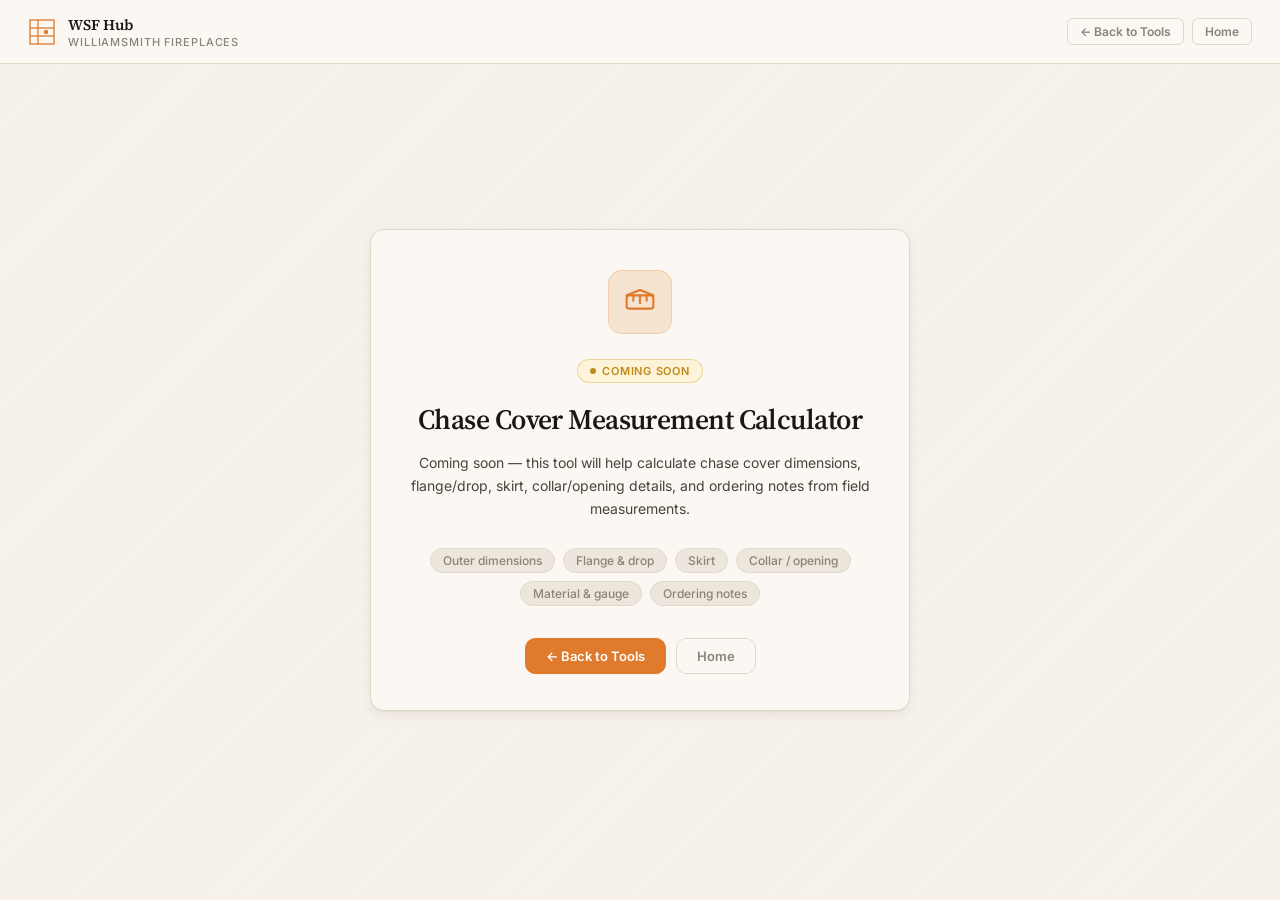
<file: templates/chase_cover_calculator.html>
<!doctype html>
<html lang="en">
<head>
<meta charset="utf-8" />
<meta name="viewport" content="width=device-width, initial-scale=1" />
<title>Chase Cover Calculator — WSF Hub</title>
<link rel="preconnect" href="https://fonts.googleapis.com" />
<link rel="preconnect" href="https://fonts.gstatic.com" crossorigin />
<link href="https://fonts.googleapis.com/css2?family=Inter:wght@400;500;600;700&family=Source+Serif+4:ital,opsz,wght@0,8..60,500;0,8..60,600;1,8..60,500&display=swap" rel="stylesheet" />
<style>
  :root {
    --bg:          #f6f1ea;
    --bg-elev:     #fbf8f3;
    --bg-sunk:     #ede6dc;
    --ink:         #1c1714;
    --ink-2:       #4a423b;
    --ink-3:       #8b8278;
    --rule:        #e2d8c8;
    --accent:      #e07a2c;
    --accent-deep: #b85d18;
    --accent-soft: #f6e3d0;
    --warn:        #c08a1a;
    --warn-soft:   #fdf3d8;
    --radius-sm: 6px;
    --radius:    10px;
    --radius-lg: 14px;
    --font-ui:      'Inter', -apple-system, BlinkMacSystemFont, sans-serif;
    --font-display: 'Source Serif 4', Georgia, serif;
    --shadow-sm: 0 1px 0 rgba(28,23,20,0.04), 0 1px 2px rgba(28,23,20,0.04);
    --shadow:    0 1px 0 rgba(28,23,20,0.04), 0 4px 12px rgba(28,23,20,0.06);
  }

  * { box-sizing: border-box; }
  html, body { margin: 0; padding: 0; }
  body {
    font-family: var(--font-ui);
    background: var(--bg);
    color: var(--ink);
    min-height: 100dvh;
    display: flex;
    flex-direction: column;
    -webkit-font-smoothing: antialiased;
  }
  body::before {
    content: "";
    position: fixed; inset: 0; pointer-events: none;
    background-image: repeating-linear-gradient(135deg, rgba(28,23,20,0.012) 0 1px, transparent 1px 6px);
    z-index: 0;
  }

  /* ── Site header ── */
  .site-header {
    position: relative; z-index: 1;
    border-bottom: 1px solid var(--rule);
    background: var(--bg-elev);
    padding: 14px 28px;
    display: flex; align-items: center; gap: 12px;
  }
  .brand-mark { width: 28px; height: 28px; flex-shrink: 0; color: var(--accent); }
  .brand-name { font-family: var(--font-display); font-size: 15px; font-weight: 600; color: var(--ink); }
  .brand-sub  { font-size: 11px; font-weight: 500; letter-spacing: 0.08em; text-transform: uppercase; color: var(--ink-3); }
  .header-right { margin-left: auto; display: flex; gap: 8px; }
  .nav-btn {
    font-size: 12px; font-weight: 600; color: var(--ink-3);
    border: 1px solid var(--rule); border-radius: var(--radius-sm);
    background: transparent; padding: 5px 12px; cursor: pointer;
    text-decoration: none; display: inline-flex; align-items: center; gap: 5px;
    transition: border-color .12s, color .12s;
  }
  .nav-btn:hover { border-color: var(--rule-strong, #c8bba5); color: var(--ink); }

  /* ── Main ── */
  main {
    position: relative; z-index: 1;
    flex: 1;
    display: flex;
    flex-direction: column;
    align-items: center;
    justify-content: center;
    padding: 56px 24px 80px;
    gap: 0;
  }

  .coming-card {
    width: min(540px, 100%);
    background: var(--bg-elev);
    border: 1px solid var(--rule);
    border-radius: var(--radius-lg);
    padding: 40px 36px 36px;
    box-shadow: var(--shadow);
    text-align: center;
  }

  .tool-icon {
    width: 64px; height: 64px;
    border-radius: 14px;
    background: var(--accent-soft);
    border: 1px solid rgba(224,122,44,0.2);
    display: flex; align-items: center; justify-content: center;
    margin: 0 auto 24px;
    color: var(--accent);
  }

  .coming-badge {
    display: inline-flex; align-items: center; gap: 6px;
    font-size: 11px; font-weight: 600; letter-spacing: 0.07em; text-transform: uppercase;
    padding: 4px 12px; border-radius: 99px;
    background: var(--warn-soft); color: var(--warn);
    border: 1px solid rgba(192,138,26,0.3);
    margin-bottom: 20px;
  }
  .coming-badge::before { content: ""; width: 6px; height: 6px; border-radius: 50%; background: var(--warn); }

  .coming-title {
    font-family: var(--font-display);
    font-size: clamp(22px, 3.5vw, 28px);
    font-weight: 600; color: var(--ink);
    letter-spacing: -0.02em; line-height: 1.2;
    margin: 0 0 14px;
  }

  .coming-body {
    font-size: 14px; color: var(--ink-2); line-height: 1.65;
    margin: 0 0 28px;
  }

  .coming-topics {
    display: flex; flex-wrap: wrap; justify-content: center; gap: 8px;
    margin-bottom: 32px;
  }
  .topic-chip {
    font-size: 12px; font-weight: 500;
    padding: 4px 12px; border-radius: 99px;
    background: var(--bg-sunk); color: var(--ink-3);
    border: 1px solid var(--rule);
  }

  .btn-row { display: flex; justify-content: center; gap: 10px; flex-wrap: wrap; }
  .btn {
    font-size: 13px; font-weight: 600;
    padding: 9px 20px; border-radius: var(--radius);
    text-decoration: none; display: inline-flex; align-items: center; gap: 6px;
    transition: background .12s, color .12s, border-color .12s;
  }
  .btn-primary {
    background: var(--accent); color: #fff; border: 1px solid var(--accent);
  }
  .btn-primary:hover { background: var(--accent-deep); border-color: var(--accent-deep); }
  .btn-secondary {
    background: transparent; color: var(--ink-3); border: 1px solid var(--rule);
  }
  .btn-secondary:hover { color: var(--ink); border-color: var(--rule-strong, #c8bba5); }
</style>
</head>
<body>

<header class="site-header">
  <svg class="brand-mark" viewBox="0 0 28 28" fill="none" aria-hidden="true">
    <rect x="2" y="2" width="24" height="24" stroke="currentColor" stroke-width="1.3"/>
    <line x1="2" y1="10" x2="26" y2="10" stroke="currentColor" stroke-width="1.3"/>
    <line x1="2" y1="18" x2="26" y2="18" stroke="currentColor" stroke-width="1.3"/>
    <line x1="10" y1="2" x2="10" y2="26" stroke="currentColor" stroke-width="1.3"/>
    <circle cx="18" cy="14" r="2.2" fill="currentColor"/>
  </svg>
  <div>
    <div class="brand-name">WSF Hub</div>
    <div class="brand-sub">WilliamSmith Fireplaces</div>
  </div>
  <div class="header-right">
    <a href="/ask" class="nav-btn">← Back to Tools</a>
    <a href="/" class="nav-btn">Home</a>
  </div>
</header>

<main>
  <div class="coming-card">

    <div class="tool-icon">
      <svg width="32" height="32" viewBox="0 0 24 24" fill="none" stroke="currentColor" stroke-width="1.6" stroke-linecap="round" stroke-linejoin="round">
        <rect x="2" y="7" width="20" height="10" rx="2"/>
        <line x1="7"  y1="7" x2="7"  y2="11"/>
        <line x1="12" y1="7" x2="12" y2="13"/>
        <line x1="17" y1="7" x2="17" y2="11"/>
        <path d="M2 7l10-4 10 4"/>
      </svg>
    </div>

    <div class="coming-badge">Coming Soon</div>

    <h1 class="coming-title">Chase Cover Measurement Calculator</h1>

    <p class="coming-body">
      Coming soon — this tool will help calculate chase cover dimensions, flange/drop, skirt, collar/opening details, and ordering notes from field measurements.
    </p>

    <div class="coming-topics">
      <span class="topic-chip">Outer dimensions</span>
      <span class="topic-chip">Flange &amp; drop</span>
      <span class="topic-chip">Skirt</span>
      <span class="topic-chip">Collar / opening</span>
      <span class="topic-chip">Material &amp; gauge</span>
      <span class="topic-chip">Ordering notes</span>
    </div>

    <div class="btn-row">
      <a href="/ask" class="btn btn-primary">← Back to Tools</a>
      <a href="/" class="btn btn-secondary">Home</a>
    </div>

  </div>
</main>

</body>
</html>
</file>
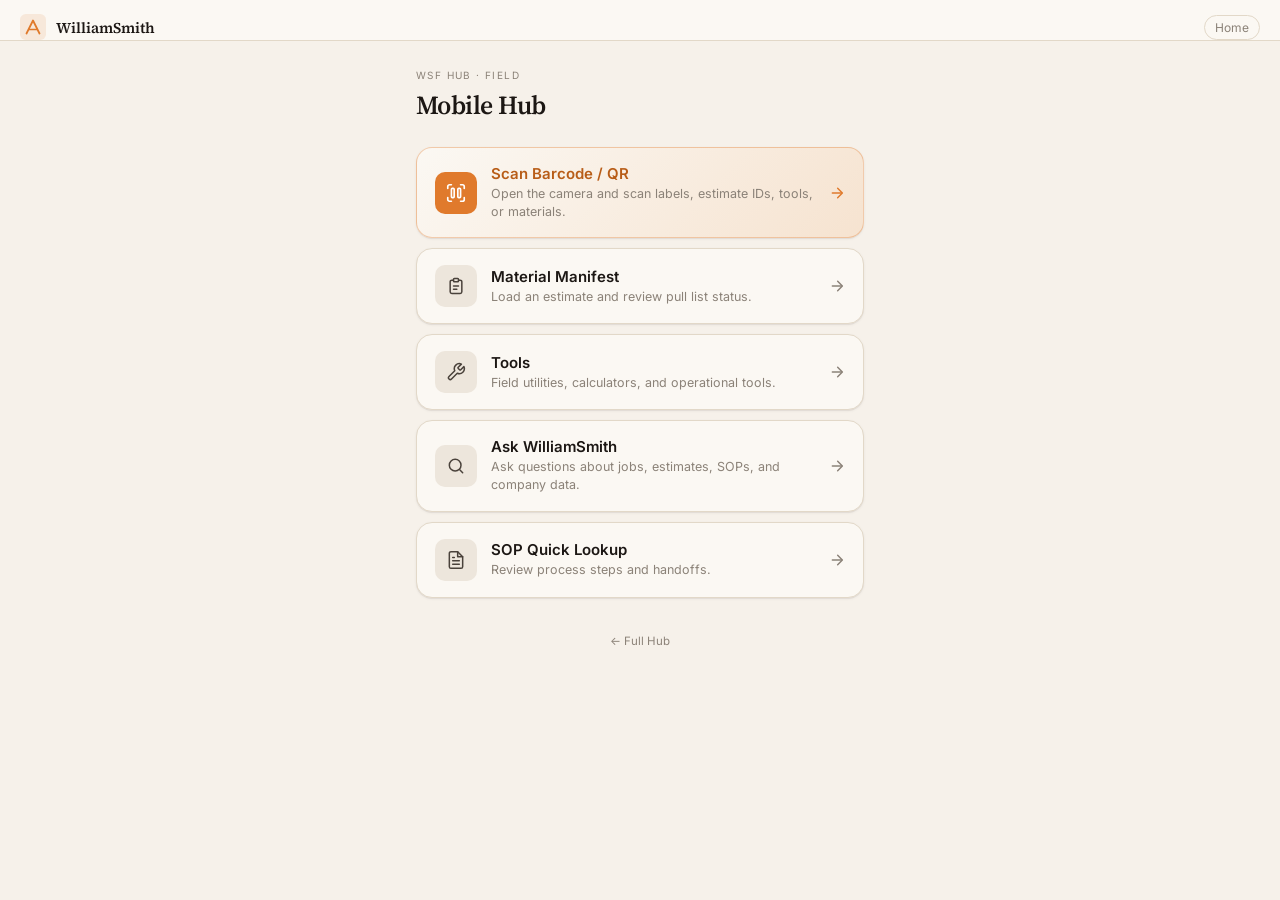
<file: templates/mobile.html>
<!DOCTYPE html>
<html lang="en">
<head>
  <meta charset="UTF-8">
  <meta name="viewport" content="width=device-width, initial-scale=1, viewport-fit=cover">
  <meta name="mobile-web-app-capable" content="yes">
  <meta name="apple-mobile-web-app-capable" content="yes">
  <meta name="apple-mobile-web-app-status-bar-style" content="default">
  <title>Mobile Hub — WilliamSmith Fireplaces</title>
  <link rel="preconnect" href="https://fonts.googleapis.com">
  <link rel="preconnect" href="https://fonts.gstatic.com" crossorigin>
  <link href="https://fonts.googleapis.com/css2?family=Inter:wght@400;500;600&family=Source+Serif+4:opsz,wght@8..60,400;8..60,600&display=swap" rel="stylesheet">
  <style>
    :root {
      --bg:          #f6f1ea;
      --bg-elev:     #fbf8f3;
      --bg-sunk:     #ede6dc;
      --ink:         #1c1714;
      --ink-2:       #4a423b;
      --ink-3:       #8b8278;
      --rule:        #e2d8c8;
      --accent:      #e07a2c;
      --accent-deep: #b85d18;
      --accent-soft: #f6e3d0;
      --radius-sm:   6px;
      --radius:      10px;
      --radius-lg:   16px;
      --font-ui:      'Inter', -apple-system, BlinkMacSystemFont, sans-serif;
      --font-display: 'Source Serif 4', Georgia, serif;
      --shadow-sm:   0 1px 0 rgba(28,23,20,.05), 0 1px 3px rgba(28,23,20,.06);
      --shadow:      0 1px 0 rgba(28,23,20,.05), 0 4px 16px rgba(28,23,20,.09);
    }

    *, *::before, *::after { box-sizing: border-box; margin: 0; padding: 0; }

    html, body {
      height: 100%;
      font-family: var(--font-ui);
      background: var(--bg);
      color: var(--ink);
      -webkit-font-smoothing: antialiased;
      -webkit-text-size-adjust: 100%;
    }

    /* ── Header ── */
    .site-header {
      background: var(--bg-elev);
      border-bottom: 1px solid var(--rule);
      padding: 14px 20px env(safe-area-inset-bottom, 0px);
      display: flex;
      align-items: center;
      gap: 10px;
    }
    .brand-mark {
      width: 26px; height: 26px;
      flex-shrink: 0;
      color: var(--accent);
    }
    .brand-name {
      font-family: var(--font-display);
      font-size: 15px;
      font-weight: 600;
      color: var(--ink);
      text-decoration: none;
      flex: 1;
    }
    .home-link {
      font-size: 12px;
      color: var(--ink-3);
      text-decoration: none;
      padding: 4px 10px;
      border: 1px solid var(--rule);
      border-radius: 20px;
      transition: color 0.12s, border-color 0.12s;
    }
    .home-link:hover { color: var(--accent); border-color: rgba(224,122,44,.4); }

    /* ── Page ── */
    .page {
      padding: 28px 16px 48px;
      max-width: 480px;
      margin: 0 auto;
    }

    .page-eyebrow {
      font-size: 10px;
      letter-spacing: 0.14em;
      text-transform: uppercase;
      color: var(--ink-3);
      margin-bottom: 6px;
    }
    .page-title {
      font-family: var(--font-display);
      font-size: 26px;
      font-weight: 600;
      letter-spacing: -0.02em;
      color: var(--ink);
      margin-bottom: 24px;
    }

    /* ── Cards ── */
    .card-list {
      display: flex;
      flex-direction: column;
      gap: 10px;
    }

    .mob-card {
      display: flex;
      align-items: center;
      gap: 14px;
      background: var(--bg-elev);
      border: 1px solid var(--rule);
      border-radius: var(--radius-lg);
      padding: 16px 18px;
      text-decoration: none;
      color: inherit;
      box-shadow: var(--shadow-sm);
      transition: border-color 0.15s, box-shadow 0.15s, transform 0.1s;
      -webkit-tap-highlight-color: transparent;
    }
    .mob-card:active {
      transform: scale(0.98);
      box-shadow: var(--shadow-sm);
    }
    .mob-card:hover {
      border-color: rgba(224,122,44,.45);
      box-shadow: var(--shadow);
    }
    .mob-card.primary {
      border-color: rgba(224,122,44,.35);
      background: linear-gradient(135deg, var(--bg-elev), var(--accent-soft));
    }
    .mob-card.primary:hover {
      border-color: rgba(224,122,44,.65);
    }

    .card-icon {
      width: 42px; height: 42px;
      border-radius: var(--radius);
      background: var(--bg-sunk);
      color: var(--ink-2);
      display: flex; align-items: center; justify-content: center;
      flex-shrink: 0;
      transition: background 0.15s, color 0.15s;
    }
    .mob-card.primary .card-icon {
      background: var(--accent);
      color: #fff;
    }
    .mob-card:not(.primary):hover .card-icon {
      background: var(--accent);
      color: #fff;
    }

    .card-body { flex: 1; }
    .card-title {
      font-size: 15px;
      font-weight: 600;
      color: var(--ink);
      margin-bottom: 2px;
    }
    .mob-card.primary .card-title { color: var(--accent-deep); }
    .card-desc {
      font-size: 12.5px;
      color: var(--ink-3);
      line-height: 1.45;
    }

    .card-arrow {
      color: var(--ink-3);
      flex-shrink: 0;
      transition: color 0.12s, transform 0.12s;
    }
    .mob-card:hover .card-arrow { color: var(--accent); transform: translateX(2px); }
    .mob-card.primary .card-arrow { color: var(--accent); }

    /* ── Footer ── */
    .page-footer {
      margin-top: 36px;
      text-align: center;
      font-size: 11.5px;
      color: var(--ink-3);
    }
    .page-footer a {
      color: var(--ink-3);
      text-decoration: none;
    }
    .page-footer a:hover { color: var(--accent); }
  </style>
</head>
<body>

  <header class="site-header">
    <svg class="brand-mark" viewBox="0 0 32 32" fill="none">
      <rect width="32" height="32" rx="7" fill="currentColor" opacity=".12"/>
      <path d="M8 24 L16 8 L24 24" stroke="currentColor" stroke-width="2.2"
            stroke-linecap="round" stroke-linejoin="round" fill="none"/>
      <path d="M11 19 h10" stroke="currentColor" stroke-width="1.8"
            stroke-linecap="round"/>
    </svg>
    <a class="brand-name" href="/">WilliamSmith</a>
    <a class="home-link" href="/">Home</a>
  </header>

  <main class="page">
    <div class="page-eyebrow">WSF Hub · Field</div>
    <h1 class="page-title">Mobile Hub</h1>

    <div class="card-list">

      <!-- 1 · Scan Barcode / QR -->
      <a class="mob-card primary" href="/scan">
        <div class="card-icon">
          <svg width="22" height="22" viewBox="0 0 24 24" fill="none"
               stroke="currentColor" stroke-width="1.8"
               stroke-linecap="round" stroke-linejoin="round">
            <path d="M3 7V5a2 2 0 0 1 2-2h2M17 3h2a2 2 0 0 1 2 2v2M21 17v2a2 2 0 0 1-2 2h-2M7 21H5a2 2 0 0 1-2-2v-2"/>
            <rect x="7" y="7" width="3" height="10" rx="1"/>
            <rect x="14" y="7" width="3" height="10" rx="1"/>
          </svg>
        </div>
        <div class="card-body">
          <div class="card-title">Scan Barcode / QR</div>
          <div class="card-desc">Open the camera and scan labels, estimate IDs, tools, or materials.</div>
        </div>
        <svg class="card-arrow" width="16" height="16" viewBox="0 0 24 24" fill="none"
             stroke="currentColor" stroke-width="2.2"
             stroke-linecap="round" stroke-linejoin="round">
          <path d="M5 12h14"/><path d="m13 5 7 7-7 7"/>
        </svg>
      </a>

      <!-- 2 · Material Manifest -->
      <a class="mob-card" href="/manifest">
        <div class="card-icon">
          <svg width="20" height="20" viewBox="0 0 24 24" fill="none"
               stroke="currentColor" stroke-width="1.8"
               stroke-linecap="round" stroke-linejoin="round">
            <path d="M9 5H7a2 2 0 0 0-2 2v12a2 2 0 0 0 2 2h10a2 2 0 0 0 2-2V7a2 2 0 0 0-2-2h-2"/>
            <rect x="9" y="3" width="6" height="4" rx="1"/>
            <path d="M9 12h6M9 16h4"/>
          </svg>
        </div>
        <div class="card-body">
          <div class="card-title">Material Manifest</div>
          <div class="card-desc">Load an estimate and review pull list status.</div>
        </div>
        <svg class="card-arrow" width="16" height="16" viewBox="0 0 24 24" fill="none"
             stroke="currentColor" stroke-width="2.2"
             stroke-linecap="round" stroke-linejoin="round">
          <path d="M5 12h14"/><path d="m13 5 7 7-7 7"/>
        </svg>
      </a>

      <!-- 3 · Tools -->
      <a class="mob-card" href="/tools">
        <div class="card-icon">
          <svg width="20" height="20" viewBox="0 0 24 24" fill="none"
               stroke="currentColor" stroke-width="1.8"
               stroke-linecap="round" stroke-linejoin="round">
            <path d="M14.7 6.3a1 1 0 0 0 0 1.4l1.6 1.6a1 1 0 0 0 1.4 0l3.77-3.77a6 6 0 0 1-7.94 7.94l-6.91 6.91a2.12 2.12 0 0 1-3-3l6.91-6.91a6 6 0 0 1 7.94-7.94l-3.76 3.76z"/>
          </svg>
        </div>
        <div class="card-body">
          <div class="card-title">Tools</div>
          <div class="card-desc">Field utilities, calculators, and operational tools.</div>
        </div>
        <svg class="card-arrow" width="16" height="16" viewBox="0 0 24 24" fill="none"
             stroke="currentColor" stroke-width="2.2"
             stroke-linecap="round" stroke-linejoin="round">
          <path d="M5 12h14"/><path d="m13 5 7 7-7 7"/>
        </svg>
      </a>

      <!-- 4 · Ask WilliamSmith -->
      <a class="mob-card" href="/ask">
        <div class="card-icon">
          <svg width="20" height="20" viewBox="0 0 24 24" fill="none"
               stroke="currentColor" stroke-width="1.8"
               stroke-linecap="round" stroke-linejoin="round">
            <circle cx="11" cy="11" r="7"/>
            <path d="m20 20-3.5-3.5"/>
          </svg>
        </div>
        <div class="card-body">
          <div class="card-title">Ask WilliamSmith</div>
          <div class="card-desc">Ask questions about jobs, estimates, SOPs, and company data.</div>
        </div>
        <svg class="card-arrow" width="16" height="16" viewBox="0 0 24 24" fill="none"
             stroke="currentColor" stroke-width="2.2"
             stroke-linecap="round" stroke-linejoin="round">
          <path d="M5 12h14"/><path d="m13 5 7 7-7 7"/>
        </svg>
      </a>

      <!-- 5 · SOP Quick Lookup -->
      <a class="mob-card" href="/sop">
        <div class="card-icon">
          <svg width="20" height="20" viewBox="0 0 24 24" fill="none"
               stroke="currentColor" stroke-width="1.8"
               stroke-linecap="round" stroke-linejoin="round">
            <path d="M14 2H6a2 2 0 0 0-2 2v16a2 2 0 0 0 2 2h12a2 2 0 0 0 2-2V8z"/>
            <polyline points="14 2 14 8 20 8"/>
            <line x1="16" y1="13" x2="8" y2="13"/>
            <line x1="16" y1="17" x2="8" y2="17"/>
            <polyline points="10 9 9 9 8 9"/>
          </svg>
        </div>
        <div class="card-body">
          <div class="card-title">SOP Quick Lookup</div>
          <div class="card-desc">Review process steps and handoffs.</div>
        </div>
        <svg class="card-arrow" width="16" height="16" viewBox="0 0 24 24" fill="none"
             stroke="currentColor" stroke-width="2.2"
             stroke-linecap="round" stroke-linejoin="round">
          <path d="M5 12h14"/><path d="m13 5 7 7-7 7"/>
        </svg>
      </a>

    </div><!-- /.card-list -->

    <footer class="page-footer">
      <a href="/">← Full Hub</a>
    </footer>

  </main>

</body>
</html>
</file>
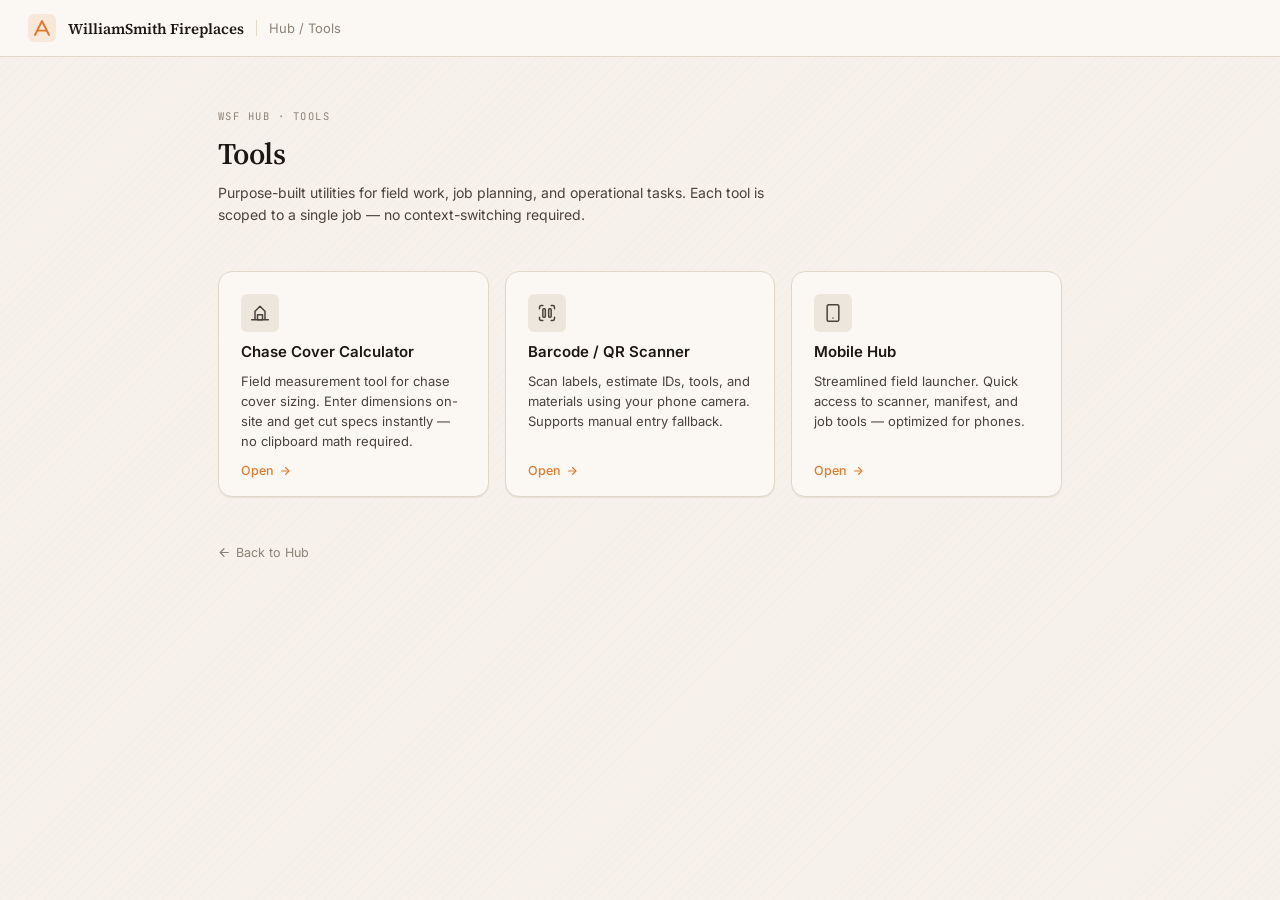
<file: templates/tools.html>
<!DOCTYPE html>
<html lang="en">
<head>
  <meta charset="UTF-8">
  <meta name="viewport" content="width=device-width, initial-scale=1">
  <title>Tools — WilliamSmith Fireplaces</title>
  <link rel="preconnect" href="https://fonts.googleapis.com">
  <link rel="preconnect" href="https://fonts.gstatic.com" crossorigin>
  <link href="https://fonts.googleapis.com/css2?family=Inter:wght@400;500;600&family=Source+Serif+4:opsz,wght@8..60,400;8..60,600&family=JetBrains+Mono:wght@400;500&display=swap" rel="stylesheet">
  <style>
    /* ── Design tokens ─────────────────────────────────────────── */
    :root {
      --bg:          #f6f1ea;
      --bg-elev:     #fbf8f3;
      --bg-sunk:     #ede6dc;
      --ink:         #1c1714;
      --ink-2:       #4a423b;
      --ink-3:       #8b8278;
      --rule:        #e2d8c8;
      --accent:      #e07a2c;
      --accent-deep: #b85d18;
      --accent-soft: #f6e3d0;
      --warn:        #c08a1a;
      --warn-soft:   #fdf3d8;
      --ok:          #2a7a4b;
      --ok-soft:     #e8f5ee;
      --radius-sm:   6px;
      --radius:      10px;
      --radius-lg:   14px;
      --font-ui:      'Inter', -apple-system, BlinkMacSystemFont, sans-serif;
      --font-display: 'Source Serif 4', Georgia, serif;
      --font-mono:    'JetBrains Mono', 'Fira Mono', monospace;
      --shadow-sm:   0 1px 0 rgba(28,23,20,.04), 0 1px 2px rgba(28,23,20,.04);
      --shadow:      0 1px 0 rgba(28,23,20,.04), 0 4px 12px rgba(28,23,20,.06);
    }

    *, *::before, *::after { box-sizing: border-box; margin: 0; padding: 0; }
    html, body { height: 100%; }
    body {
      font-family: var(--font-ui);
      background: var(--bg);
      color: var(--ink);
      min-height: 100dvh;
      display: flex;
      flex-direction: column;
      -webkit-font-smoothing: antialiased;
    }
    body::before {
      content: "";
      position: fixed; inset: 0; pointer-events: none;
      background-image: repeating-linear-gradient(135deg, rgba(28,23,20,.012) 0 1px, transparent 1px 6px);
      z-index: 0;
    }

    /* ── Site header ───────────────────────────────────────────── */
    .site-header {
      position: relative; z-index: 1;
      border-bottom: 1px solid var(--rule);
      background: var(--bg-elev);
      padding: 14px 28px;
      display: flex; align-items: center; gap: 12px;
    }
    .brand-mark { width: 28px; height: 28px; flex-shrink: 0; color: var(--accent); }
    .brand-name {
      font-family: var(--font-display);
      font-size: 15px; font-weight: 600; color: var(--ink);
      text-decoration: none;
    }
    .header-sep { width: 1px; height: 16px; background: var(--rule); }
    .header-crumb {
      font-size: 13px; color: var(--ink-3);
    }
    .header-crumb a {
      color: var(--ink-3); text-decoration: none;
    }
    .header-crumb a:hover { color: var(--accent); }

    /* ── Page body ─────────────────────────────────────────────── */
    .page-inner {
      position: relative; z-index: 1;
      max-width: 900px;
      margin: 0 auto;
      padding: 52px 28px 80px;
      flex: 1;
    }

    .page-eyebrow {
      font-family: var(--font-mono);
      font-size: 10.5px;
      letter-spacing: 0.14em;
      text-transform: uppercase;
      color: var(--ink-3);
      margin-bottom: 10px;
    }
    .page-title {
      font-family: var(--font-display);
      font-weight: 600;
      font-size: 30px;
      letter-spacing: -0.02em;
      color: var(--ink);
      margin-bottom: 8px;
    }
    .page-subtitle {
      font-size: 14px;
      color: var(--ink-2);
      line-height: 1.6;
      max-width: 580px;
      margin-bottom: 44px;
    }

    /* ── Tool cards ────────────────────────────────────────────── */
    .tools-grid {
      display: grid;
      grid-template-columns: repeat(auto-fill, minmax(260px, 1fr));
      gap: 16px;
    }

    .tool-card {
      display: flex;
      flex-direction: column;
      gap: 10px;
      background: var(--bg-elev);
      border: 1px solid var(--rule);
      border-radius: var(--radius-lg);
      padding: 22px 22px 18px;
      text-decoration: none;
      color: inherit;
      cursor: pointer;
      transition: border-color 0.15s, box-shadow 0.15s, transform 0.12s;
      box-shadow: var(--shadow-sm);
    }
    .tool-card:hover {
      border-color: rgba(224,122,44,0.45);
      box-shadow: var(--shadow);
      transform: translateY(-1px);
    }
    .tool-icon {
      width: 38px; height: 38px;
      border-radius: var(--radius-sm);
      background: var(--bg-sunk);
      color: var(--ink-2);
      display: flex; align-items: center; justify-content: center;
      flex-shrink: 0;
      transition: background 0.15s, color 0.15s;
    }
    .tool-card:hover .tool-icon {
      background: var(--accent);
      color: #fff;
    }

    .tool-name {
      font-weight: 600;
      font-size: 15px;
      color: var(--ink);
      display: flex; align-items: center; gap: 8px;
    }

    .tool-desc {
      font-size: 13px;
      color: var(--ink-2);
      line-height: 1.55;
      flex: 1;
    }

    .tool-cta {
      display: flex; align-items: center; gap: 5px;
      font-size: 12.5px;
      font-weight: 500;
      color: var(--accent);
      margin-top: 2px;
      transition: gap 0.12s;
    }
    .tool-card:hover .tool-cta { gap: 8px; }

    /* ── Back link ─────────────────────────────────────────────── */
    .back-link {
      display: inline-flex; align-items: center; gap: 5px;
      font-size: 12.5px; color: var(--ink-3);
      text-decoration: none;
      margin-top: 48px;
      transition: color 0.12s;
    }
    .back-link:hover { color: var(--accent); }
  </style>
</head>
<body>

  <!-- ── Header ─────────────────────────────────────────────────── -->
  <header class="site-header">
    <svg class="brand-mark" viewBox="0 0 32 32" fill="none">
      <rect width="32" height="32" rx="7" fill="currentColor" opacity=".12"/>
      <path d="M8 24 L16 8 L24 24" stroke="currentColor" stroke-width="2.2"
            stroke-linecap="round" stroke-linejoin="round" fill="none"/>
      <path d="M11 19 h10" stroke="currentColor" stroke-width="1.8"
            stroke-linecap="round"/>
    </svg>
    <a class="brand-name" href="/">WilliamSmith Fireplaces</a>
    <div class="header-sep"></div>
    <span class="header-crumb">
      <a href="/">Hub</a> / Tools
    </span>
  </header>

  <!-- ── Page ───────────────────────────────────────────────────── -->
  <main class="page-inner">

    <div class="page-eyebrow">WSF Hub · Tools</div>
    <h1 class="page-title">Tools</h1>
    <p class="page-subtitle">Purpose-built utilities for field work, job planning, and operational tasks. Each tool is scoped to a single job — no context-switching required.</p>

    <div class="tools-grid">

      <!-- Chase Cover Calculator -->
      <a class="tool-card" href="/chase-cover-calculator">
        <div class="tool-icon">
          <!-- ruler / calculator icon -->
          <svg width="20" height="20" viewBox="0 0 24 24" fill="none"
               stroke="currentColor" stroke-width="1.8"
               stroke-linecap="round" stroke-linejoin="round">
            <path d="M2 20h20M6 20V10l6-6 6 6v10"/>
            <rect x="9" y="14" width="6" height="6"/>
          </svg>
        </div>
        <div class="tool-name">Chase Cover Calculator</div>
        <div class="tool-desc">Field measurement tool for chase cover sizing. Enter dimensions on-site and get cut specs instantly — no clipboard math required.</div>
        <div class="tool-cta">
          Open
          <svg width="12" height="12" viewBox="0 0 24 24" fill="none"
               stroke="currentColor" stroke-width="2.2"
               stroke-linecap="round" stroke-linejoin="round">
            <path d="M5 12h14"/><path d="m13 5 7 7-7 7"/>
          </svg>
        </div>
      </a>

      <!-- Barcode / QR Scanner -->
      <a class="tool-card" href="/scan">
        <div class="tool-icon">
          <svg width="20" height="20" viewBox="0 0 24 24" fill="none"
               stroke="currentColor" stroke-width="1.8"
               stroke-linecap="round" stroke-linejoin="round">
            <path d="M3 7V5a2 2 0 0 1 2-2h2M17 3h2a2 2 0 0 1 2 2v2M21 17v2a2 2 0 0 1-2 2h-2M7 21H5a2 2 0 0 1-2-2v-2"/>
            <rect x="7" y="7" width="3" height="10" rx="1"/>
            <rect x="14" y="7" width="3" height="10" rx="1"/>
          </svg>
        </div>
        <div class="tool-name">Barcode / QR Scanner</div>
        <div class="tool-desc">Scan labels, estimate IDs, tools, and materials using your phone camera. Supports manual entry fallback.</div>
        <div class="tool-cta">
          Open
          <svg width="12" height="12" viewBox="0 0 24 24" fill="none"
               stroke="currentColor" stroke-width="2.2"
               stroke-linecap="round" stroke-linejoin="round">
            <path d="M5 12h14"/><path d="m13 5 7 7-7 7"/>
          </svg>
        </div>
      </a>

      <!-- Mobile Hub -->
      <a class="tool-card" href="/mobile">
        <div class="tool-icon">
          <svg width="20" height="20" viewBox="0 0 24 24" fill="none"
               stroke="currentColor" stroke-width="1.8"
               stroke-linecap="round" stroke-linejoin="round">
            <rect x="5" y="2" width="14" height="20" rx="2"/>
            <path d="M12 18h.01"/>
          </svg>
        </div>
        <div class="tool-name">Mobile Hub</div>
        <div class="tool-desc">Streamlined field launcher. Quick access to scanner, manifest, and job tools — optimized for phones.</div>
        <div class="tool-cta">
          Open
          <svg width="12" height="12" viewBox="0 0 24 24" fill="none"
               stroke="currentColor" stroke-width="2.2"
               stroke-linecap="round" stroke-linejoin="round">
            <path d="M5 12h14"/><path d="m13 5 7 7-7 7"/>
          </svg>
        </div>
      </a>

    </div><!-- /.tools-grid -->

    <a class="back-link" href="/">
      <svg width="13" height="13" viewBox="0 0 24 24" fill="none"
           stroke="currentColor" stroke-width="2.2"
           stroke-linecap="round" stroke-linejoin="round">
        <path d="M19 12H5"/><path d="m11 5-7 7 7 7"/>
      </svg>
      Back to Hub
    </a>

  </main>

</body>
</html>
</file>
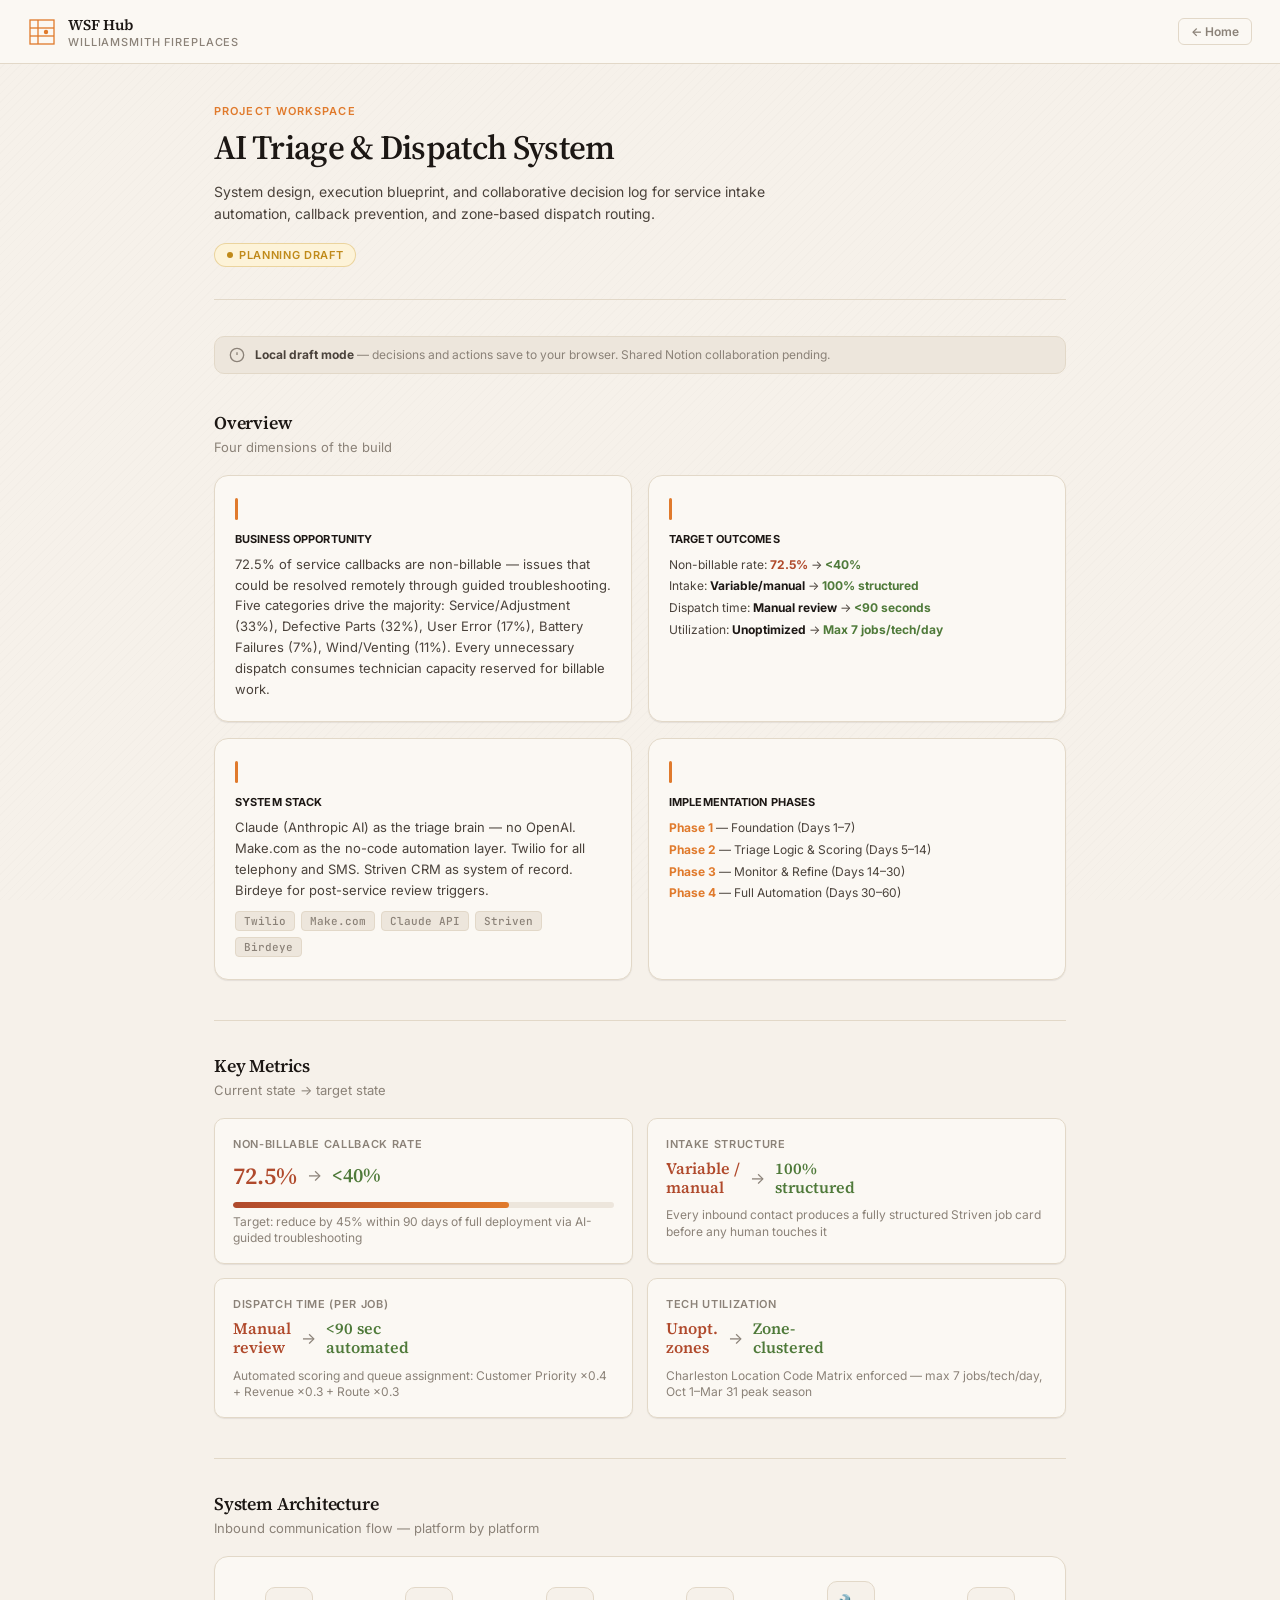
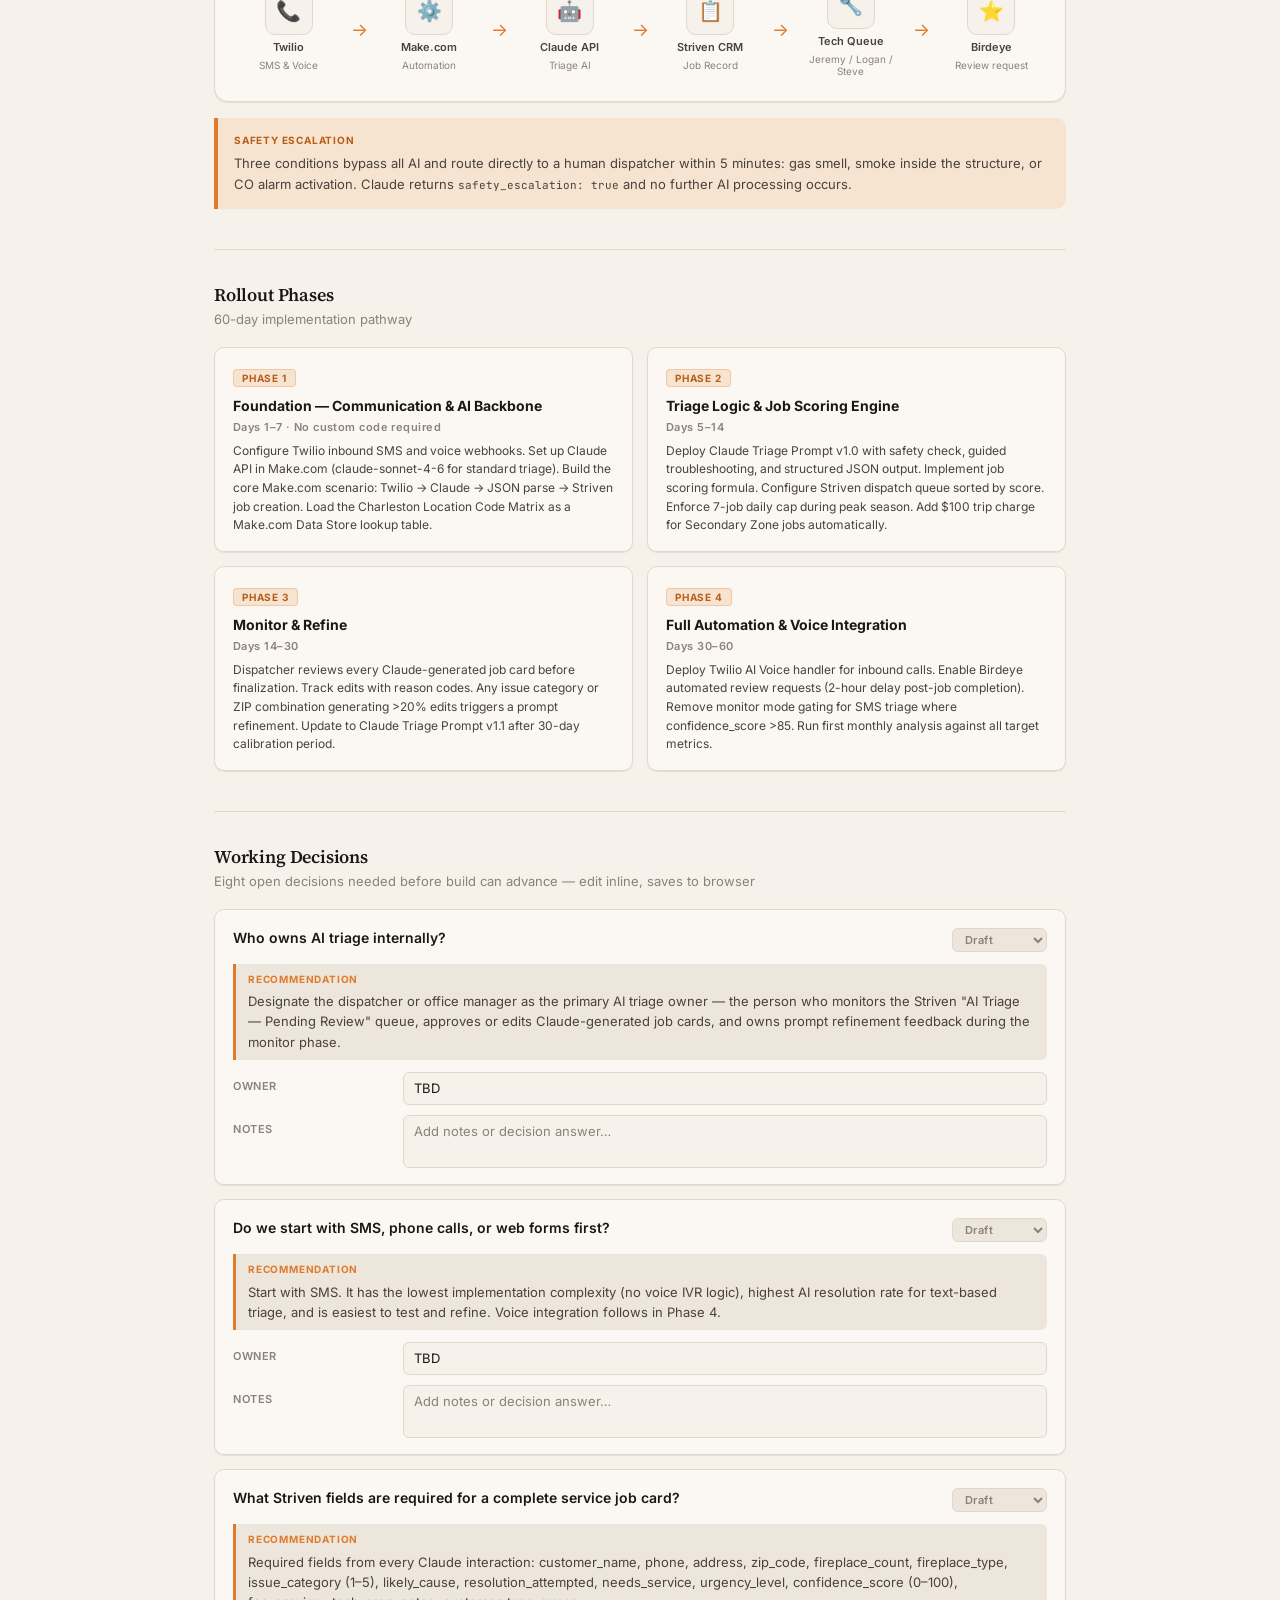
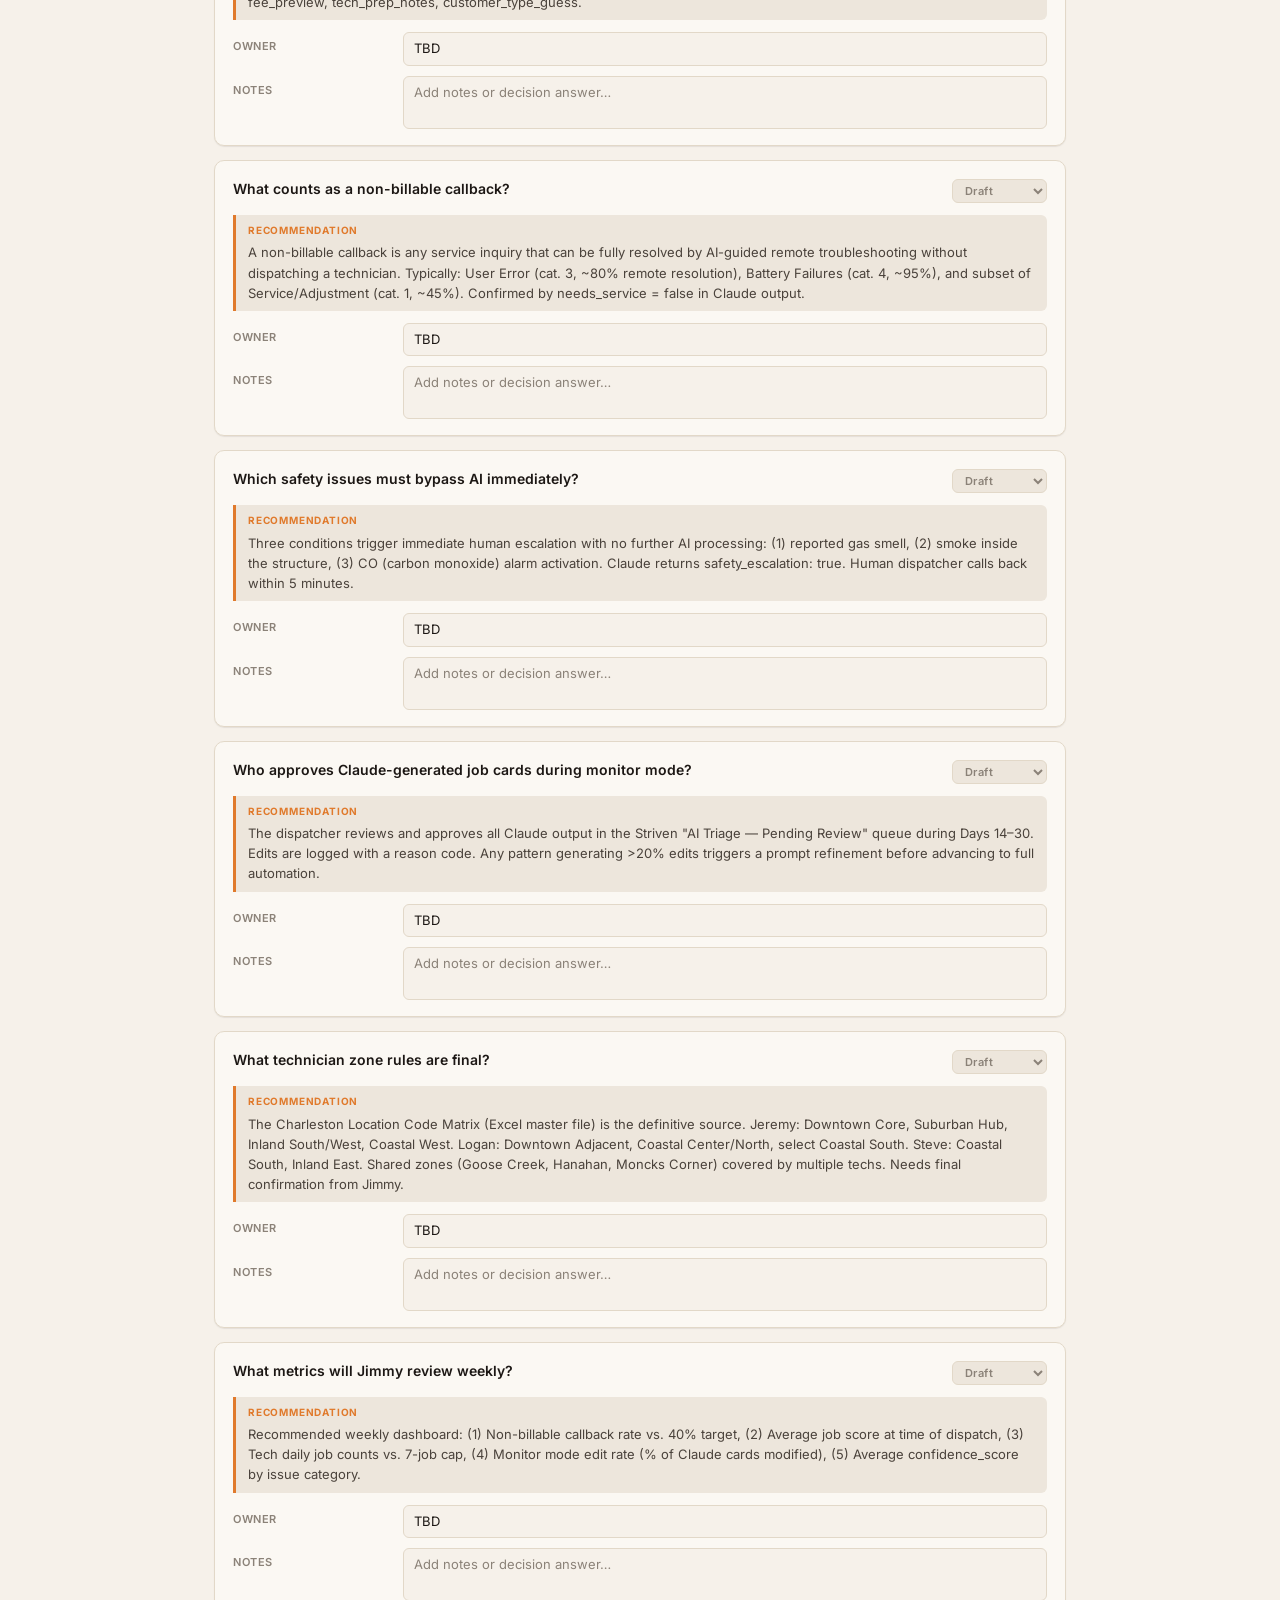
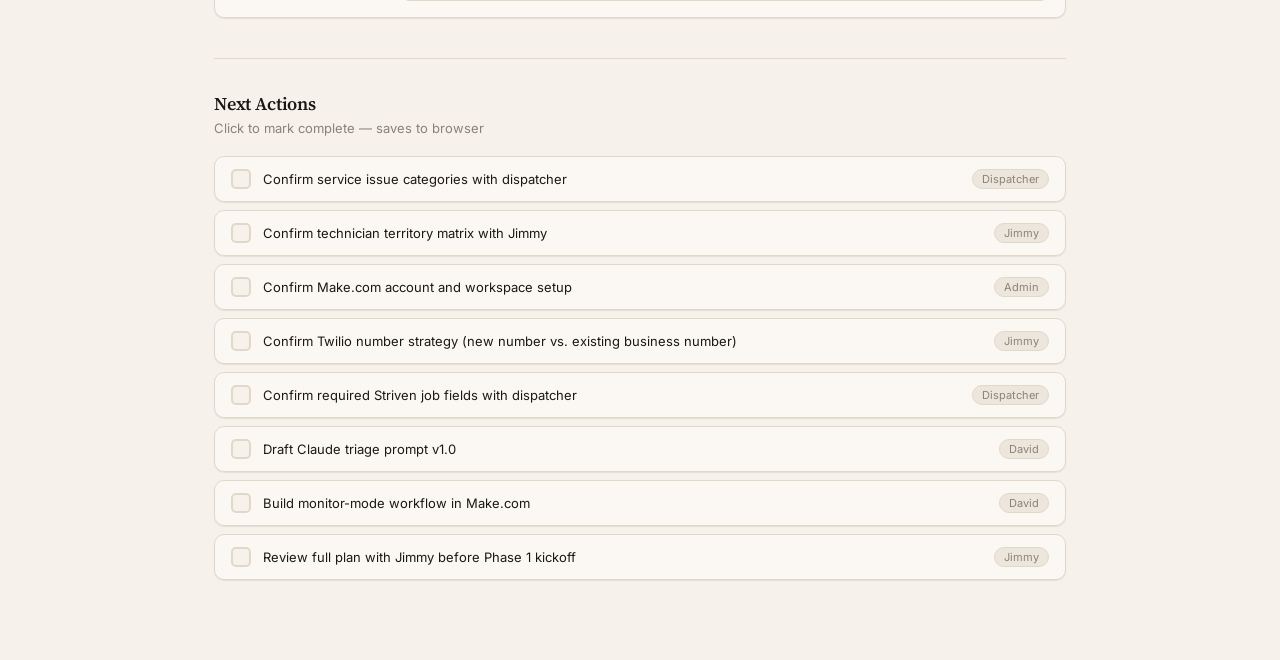
<file: templates/triage.html>
<!doctype html>
<html lang="en">
<head>
<meta charset="utf-8" />
<meta name="viewport" content="width=device-width, initial-scale=1" />
<title>AI Triage & Dispatch System — WSF Hub</title>
<link rel="preconnect" href="https://fonts.googleapis.com" />
<link rel="preconnect" href="https://fonts.gstatic.com" crossorigin />
<link href="https://fonts.googleapis.com/css2?family=Inter:wght@400;500;600;700&family=Source+Serif+4:ital,opsz,wght@0,8..60,500;0,8..60,600;1,8..60,500&family=JetBrains+Mono:wght@400;500&display=swap" rel="stylesheet" />
<style>
  :root {
    --bg:          #f6f1ea;
    --bg-elev:     #fbf8f3;
    --bg-sunk:     #ede6dc;
    --ink:         #1c1714;
    --ink-2:       #4a423b;
    --ink-3:       #8b8278;
    --rule:        #e2d8c8;
    --rule-strong: #c8bba5;
    --accent:      #e07a2c;
    --accent-deep: #b85d18;
    --accent-soft: #f6e3d0;
    --ok:          #4f7a3a;
    --ok-soft:     #eaf2e6;
    --warn:        #c08a1a;
    --warn-soft:   #fdf3d8;
    --bad:         #b04a2c;
    --bad-soft:    #faeae6;
    --muted-soft:  #ede6dc;
    --radius-sm: 6px;
    --radius:    10px;
    --radius-lg: 14px;
    --font-ui:      'Inter', -apple-system, BlinkMacSystemFont, sans-serif;
    --font-display: 'Source Serif 4', Georgia, serif;
    --font-mono:    'JetBrains Mono', ui-monospace, monospace;
    --shadow-sm: 0 1px 0 rgba(28,23,20,0.04), 0 1px 2px rgba(28,23,20,0.04);
    --shadow:    0 1px 0 rgba(28,23,20,0.04), 0 4px 12px rgba(28,23,20,0.06);
    --shadow-lg: 0 1px 0 rgba(28,23,20,0.04), 0 12px 32px rgba(28,23,20,0.10);
  }

  * { box-sizing: border-box; }
  html, body { margin: 0; padding: 0; }
  body {
    font-family: var(--font-ui);
    background: var(--bg);
    color: var(--ink);
    min-height: 100vh;
    -webkit-font-smoothing: antialiased;
    text-rendering: optimizeLegibility;
  }
  body::before {
    content: "";
    position: fixed; inset: 0; pointer-events: none;
    background-image: repeating-linear-gradient(135deg, rgba(28,23,20,0.012) 0 1px, transparent 1px 6px);
    z-index: 0;
  }

  /* ── Layout ── */
  .page { position: relative; z-index: 1; max-width: 900px; margin: 0 auto; padding: 0 24px 80px; }

  /* ── Site header ── */
  .site-header {
    position: relative; z-index: 1;
    border-bottom: 1px solid var(--rule);
    background: var(--bg-elev);
    padding: 14px 28px;
    display: flex; align-items: center; gap: 12px;
  }
  .brand-mark { width: 28px; height: 28px; flex-shrink: 0; color: var(--accent); }
  .brand-name { font-family: var(--font-display); font-size: 15px; font-weight: 600; color: var(--ink); }
  .brand-sub  { font-size: 11px; font-weight: 500; letter-spacing: 0.08em; text-transform: uppercase; color: var(--ink-3); }
  .header-right { margin-left: auto; }
  .back-btn {
    font-size: 12px; font-weight: 600; color: var(--ink-3);
    border: 1px solid var(--rule); border-radius: var(--radius-sm);
    background: transparent; padding: 5px 12px; cursor: pointer;
    text-decoration: none; display: inline-flex; align-items: center; gap: 5px;
    transition: border-color .12s, color .12s;
  }
  .back-btn:hover { border-color: var(--rule-strong); color: var(--ink); }

  /* ── Page header ── */
  .page-hero {
    padding: 40px 0 32px;
    border-bottom: 1px solid var(--rule);
    margin-bottom: 36px;
  }
  .page-eyebrow {
    font-size: 11px; font-weight: 600; letter-spacing: 0.1em; text-transform: uppercase;
    color: var(--accent); margin-bottom: 10px;
  }
  .page-title {
    font-family: var(--font-display);
    font-size: clamp(24px, 3.5vw, 34px);
    font-weight: 600; color: var(--ink);
    letter-spacing: -0.02em; line-height: 1.15;
    margin: 0 0 10px;
  }
  .page-sub { font-size: 14px; color: var(--ink-2); line-height: 1.6; max-width: 600px; margin-bottom: 16px; }
  .status-pill {
    display: inline-flex; align-items: center; gap: 6px;
    font-size: 11px; font-weight: 600; letter-spacing: 0.06em; text-transform: uppercase;
    padding: 4px 12px; border-radius: 99px;
    background: var(--warn-soft); color: var(--warn);
    border: 1px solid rgba(192,138,26,0.3);
  }
  .status-pill::before { content: ""; width: 6px; height: 6px; border-radius: 50%; background: var(--warn); }

  /* ── Draft mode notice ── */
  .draft-notice {
    display: flex; align-items: center; gap: 10px;
    background: var(--bg-sunk); border: 1px solid var(--rule);
    border-radius: var(--radius); padding: 10px 14px;
    font-size: 12px; color: var(--ink-3); margin-bottom: 36px;
  }
  .draft-notice strong { color: var(--ink-2); }

  /* ── Section titles ── */
  .section-title {
    font-family: var(--font-display);
    font-size: 18px; font-weight: 600; color: var(--ink);
    letter-spacing: -0.01em; margin: 0 0 4px;
  }
  .section-sub { font-size: 13px; color: var(--ink-3); margin: 0 0 20px; }
  .section-divider { border: none; border-top: 1px solid var(--rule); margin: 40px 0 32px; }

  /* ── Overview grid ── */
  .overview-grid { display: grid; grid-template-columns: 1fr 1fr; gap: 16px; margin-bottom: 8px; }
  @media (max-width: 640px) { .overview-grid { grid-template-columns: 1fr; } }

  .overview-card {
    background: var(--bg-elev); border: 1px solid var(--rule);
    border-radius: var(--radius-lg); padding: 22px 20px;
    box-shadow: var(--shadow-sm);
  }
  .overview-card-accent { width: 3px; height: 22px; border-radius: 2px; background: var(--accent); margin-bottom: 12px; }
  .overview-card-title { font-size: 13px; font-weight: 700; color: var(--ink); letter-spacing: 0.01em; margin-bottom: 8px; text-transform: uppercase; font-size: 11px; }
  .overview-card-body { font-size: 13px; color: var(--ink-2); line-height: 1.6; }
  .tag-row { display: flex; flex-wrap: wrap; gap: 6px; margin-top: 10px; }
  .tag {
    font-size: 11px; font-weight: 500; padding: 2px 8px;
    border-radius: 4px; background: var(--bg-sunk); color: var(--ink-3);
    border: 1px solid var(--rule); font-family: var(--font-mono);
  }
  .tag.accent { background: var(--accent-soft); color: var(--accent-deep); border-color: rgba(224,122,44,0.25); font-family: var(--font-ui); font-weight: 600; }

  /* ── Metrics ── */
  .metrics-grid { display: grid; grid-template-columns: 1fr 1fr; gap: 14px; }
  @media (max-width: 560px) { .metrics-grid { grid-template-columns: 1fr; } }

  .metric-card {
    background: var(--bg-elev); border: 1px solid var(--rule);
    border-radius: var(--radius); padding: 18px 18px 16px;
    box-shadow: var(--shadow-sm);
  }
  .metric-label { font-size: 11px; font-weight: 600; letter-spacing: 0.06em; text-transform: uppercase; color: var(--ink-3); margin-bottom: 8px; }
  .metric-row { display: flex; align-items: center; gap: 10px; margin-bottom: 10px; }
  .metric-current { font-family: var(--font-display); font-size: 24px; font-weight: 600; color: var(--bad); }
  .metric-arrow { color: var(--ink-3); font-size: 16px; }
  .metric-target { font-family: var(--font-display); font-size: 20px; font-weight: 600; color: var(--ok); }
  .metric-bar-track { height: 6px; background: var(--bg-sunk); border-radius: 3px; overflow: hidden; }
  .metric-bar-fill { height: 100%; border-radius: 3px; background: linear-gradient(90deg, var(--bad), var(--accent)); }
  .metric-sub { font-size: 12px; color: var(--ink-3); margin-top: 6px; line-height: 1.4; }

  /* ── Architecture flow ── */
  .arch-flow {
    display: flex; align-items: center; flex-wrap: wrap; gap: 8px;
    background: var(--bg-elev); border: 1px solid var(--rule);
    border-radius: var(--radius-lg); padding: 24px 20px;
    box-shadow: var(--shadow-sm);
  }
  .arch-node {
    display: flex; flex-direction: column; align-items: center; gap: 5px;
    flex: 1 1 90px; min-width: 80px;
  }
  .arch-icon {
    width: 48px; height: 48px; border-radius: 10px;
    display: flex; align-items: center; justify-content: center;
    font-size: 20px;
    border: 1px solid var(--rule);
    background: var(--bg);
  }
  .arch-label { font-size: 11px; font-weight: 600; color: var(--ink-2); text-align: center; }
  .arch-sub { font-size: 10px; color: var(--ink-3); text-align: center; }
  .arch-arrow { color: var(--accent); font-size: 18px; flex-shrink: 0; }

  /* ── Phases ── */
  .phases-grid { display: grid; grid-template-columns: 1fr 1fr; gap: 14px; }
  @media (max-width: 580px) { .phases-grid { grid-template-columns: 1fr; } }

  .phase-card {
    background: var(--bg-elev); border: 1px solid var(--rule);
    border-radius: var(--radius); padding: 18px 18px 16px;
    box-shadow: var(--shadow-sm);
  }
  .phase-badge {
    display: inline-block; font-size: 10px; font-weight: 700;
    letter-spacing: 0.08em; text-transform: uppercase;
    padding: 2px 8px; border-radius: 4px; margin-bottom: 10px;
    background: var(--accent-soft); color: var(--accent-deep);
    border: 1px solid rgba(224,122,44,0.25);
  }
  .phase-title { font-size: 14px; font-weight: 700; color: var(--ink); margin-bottom: 6px; }
  .phase-timeline { font-size: 11px; font-weight: 600; color: var(--ink-3); letter-spacing: 0.04em; margin-bottom: 8px; }
  .phase-body { font-size: 12px; color: var(--ink-2); line-height: 1.55; }

  /* ── Decisions ── */
  .decisions-list { display: flex; flex-direction: column; gap: 14px; }

  .decision-card {
    background: var(--bg-elev); border: 1px solid var(--rule);
    border-radius: var(--radius); padding: 18px 18px 16px;
    box-shadow: var(--shadow-sm);
  }
  .decision-header { display: flex; align-items: flex-start; justify-content: space-between; gap: 12px; margin-bottom: 12px; }
  .decision-q { font-size: 14px; font-weight: 600; color: var(--ink); line-height: 1.4; flex: 1; }
  .status-select {
    font-size: 11px; font-weight: 600; letter-spacing: 0.04em;
    border: 1px solid var(--rule); border-radius: var(--radius-sm);
    padding: 3px 8px; background: var(--bg); color: var(--ink-2);
    cursor: pointer; flex-shrink: 0;
    font-family: var(--font-ui);
  }
  .status-select[data-status="Draft"]     { background: var(--muted-soft); color: var(--ink-3); }
  .status-select[data-status="In Review"] { background: var(--warn-soft);  color: var(--warn); border-color: rgba(192,138,26,.3); }
  .status-select[data-status="Approved"]  { background: var(--ok-soft);    color: var(--ok);   border-color: rgba(79,122,58,.3); }
  .status-select[data-status="Parked"]    { background: var(--bg-sunk);    color: var(--ink-3); }

  .decision-rec {
    font-size: 13px; color: var(--ink-2); line-height: 1.55;
    background: var(--bg-sunk); border-left: 3px solid var(--accent);
    border-radius: 0 var(--radius-sm) var(--radius-sm) 0;
    padding: 8px 12px; margin-bottom: 12px;
  }
  .decision-rec-label { font-size: 10px; font-weight: 700; letter-spacing: 0.08em; text-transform: uppercase; color: var(--accent); margin-bottom: 4px; }

  .decision-fields { display: grid; grid-template-columns: 160px 1fr; gap: 10px; align-items: start; }
  @media (max-width: 500px) { .decision-fields { grid-template-columns: 1fr; } }

  .field-label { font-size: 11px; font-weight: 600; letter-spacing: 0.05em; text-transform: uppercase; color: var(--ink-3); padding-top: 7px; }
  .field-input {
    width: 100%; font-size: 13px; font-family: var(--font-ui); color: var(--ink);
    background: var(--bg); border: 1px solid var(--rule);
    border-radius: var(--radius-sm); padding: 6px 10px;
    resize: none; line-height: 1.5;
    transition: border-color .12s, box-shadow .12s;
  }
  .field-input:focus { outline: none; border-color: var(--accent); box-shadow: 0 0 0 3px var(--accent-soft); }
  .field-input::placeholder { color: var(--ink-3); }

  /* ── Next Actions ── */
  .actions-list { display: flex; flex-direction: column; gap: 8px; }

  .action-item {
    display: flex; align-items: center; gap: 12px;
    background: var(--bg-elev); border: 1px solid var(--rule);
    border-radius: var(--radius); padding: 12px 16px;
    box-shadow: var(--shadow-sm);
    transition: opacity .15s;
  }
  .action-item.done { opacity: 0.55; }
  .action-item.done .action-text { text-decoration: line-through; color: var(--ink-3); }

  .action-check {
    width: 20px; height: 20px; border-radius: 5px; flex-shrink: 0;
    border: 2px solid var(--rule); background: var(--bg);
    display: flex; align-items: center; justify-content: center;
    cursor: pointer; transition: border-color .12s, background .12s;
  }
  .action-check.checked { border-color: var(--ok); background: var(--ok); }
  .action-check.checked::after { content: "✓"; font-size: 12px; color: white; font-weight: 700; }

  .action-text { font-size: 13px; color: var(--ink); flex: 1; }
  .action-owner {
    font-size: 11px; color: var(--ink-3); flex-shrink: 0;
    border: 1px solid var(--rule); border-radius: 99px;
    padding: 2px 9px; background: var(--bg-sunk);
    cursor: pointer;
  }
  .action-owner:hover { border-color: var(--rule-strong); }

  /* ── Callout box ── */
  .callout {
    background: var(--accent-soft); border-left: 4px solid var(--accent);
    border-radius: 0 var(--radius) var(--radius) 0;
    padding: 14px 16px; font-size: 13px; color: var(--ink-2); line-height: 1.6;
    margin-bottom: 20px;
  }
  .callout strong { color: var(--accent-deep); font-size: 10px; font-weight: 700; letter-spacing: 0.08em; text-transform: uppercase; display: block; margin-bottom: 5px; }

  /* ── Save notice ── */
  .save-toast {
    position: fixed; bottom: 24px; right: 24px;
    background: var(--ink); color: #fff;
    font-size: 12px; font-weight: 600; padding: 8px 16px;
    border-radius: 99px; opacity: 0;
    transition: opacity .2s; pointer-events: none;
    z-index: 100;
  }
  .save-toast.visible { opacity: 1; }
</style>
</head>
<body>

<header class="site-header">
  <svg class="brand-mark" viewBox="0 0 28 28" fill="none" aria-hidden="true">
    <rect x="2" y="2" width="24" height="24" stroke="currentColor" stroke-width="1.3"/>
    <line x1="2" y1="10" x2="26" y2="10" stroke="currentColor" stroke-width="1.3"/>
    <line x1="2" y1="18" x2="26" y2="18" stroke="currentColor" stroke-width="1.3"/>
    <line x1="10" y1="2" x2="10" y2="26" stroke="currentColor" stroke-width="1.3"/>
    <circle cx="18" cy="14" r="2.2" fill="currentColor"/>
  </svg>
  <div>
    <div class="brand-name">WSF Hub</div>
    <div class="brand-sub">WilliamSmith Fireplaces</div>
  </div>
  <div class="header-right">
    <a href="/" class="back-btn">← Home</a>
  </div>
</header>

<div class="page">

  <!-- Page hero -->
  <div class="page-hero">
    <div class="page-eyebrow">Project Workspace</div>
    <h1 class="page-title">AI Triage &amp; Dispatch System</h1>
    <p class="page-sub">System design, execution blueprint, and collaborative decision log for service intake automation, callback prevention, and zone-based dispatch routing.</p>
    <span class="status-pill">Planning Draft</span>
  </div>

  <!-- Draft mode notice -->
  <div class="draft-notice">
    <svg width="16" height="16" viewBox="0 0 24 24" fill="none" stroke="currentColor" stroke-width="2" style="flex-shrink:0"><circle cx="12" cy="12" r="10"/><line x1="12" y1="8" x2="12" y2="12"/><line x1="12" y1="16" x2="12.01" y2="16"/></svg>
    <span><strong>Local draft mode</strong> — decisions and actions save to your browser. Shared Notion collaboration pending.</span>
  </div>

  <!-- Overview -->
  <div class="section-title">Overview</div>
  <div class="section-sub">Four dimensions of the build</div>
  <div class="overview-grid">

    <div class="overview-card">
      <div class="overview-card-accent"></div>
      <div class="overview-card-title">Business Opportunity</div>
      <div class="overview-card-body">
        72.5% of service callbacks are non-billable — issues that could be resolved remotely through guided troubleshooting. Five categories drive the majority: Service/Adjustment (33%), Defective Parts (32%), User Error (17%), Battery Failures (7%), Wind/Venting (11%). Every unnecessary dispatch consumes technician capacity reserved for billable work.
      </div>
    </div>

    <div class="overview-card">
      <div class="overview-card-accent"></div>
      <div class="overview-card-title">Target Outcomes</div>
      <div class="overview-card-body">
        <div style="font-size:12px;line-height:1.8;color:var(--ink-2)">
          <div>Non-billable rate: <strong style="color:var(--bad)">72.5%</strong> → <strong style="color:var(--ok)">&lt;40%</strong></div>
          <div>Intake: <strong style="color:var(--ink)">Variable/manual</strong> → <strong style="color:var(--ok)">100% structured</strong></div>
          <div>Dispatch time: <strong style="color:var(--ink)">Manual review</strong> → <strong style="color:var(--ok)">&lt;90 seconds</strong></div>
          <div>Utilization: <strong style="color:var(--ink)">Unoptimized</strong> → <strong style="color:var(--ok)">Max 7 jobs/tech/day</strong></div>
        </div>
      </div>
    </div>

    <div class="overview-card">
      <div class="overview-card-accent"></div>
      <div class="overview-card-title">System Stack</div>
      <div class="overview-card-body">Claude (Anthropic AI) as the triage brain — no OpenAI. Make.com as the no-code automation layer. Twilio for all telephony and SMS. Striven CRM as system of record. Birdeye for post-service review triggers.</div>
      <div class="tag-row">
        <span class="tag">Twilio</span>
        <span class="tag">Make.com</span>
        <span class="tag">Claude API</span>
        <span class="tag">Striven</span>
        <span class="tag">Birdeye</span>
      </div>
    </div>

    <div class="overview-card">
      <div class="overview-card-accent"></div>
      <div class="overview-card-title">Implementation Phases</div>
      <div class="overview-card-body" style="font-size:12px;line-height:1.8;color:var(--ink-2)">
        <div><strong style="color:var(--accent)">Phase 1</strong> — Foundation (Days 1–7)</div>
        <div><strong style="color:var(--accent)">Phase 2</strong> — Triage Logic &amp; Scoring (Days 5–14)</div>
        <div><strong style="color:var(--accent)">Phase 3</strong> — Monitor &amp; Refine (Days 14–30)</div>
        <div><strong style="color:var(--accent)">Phase 4</strong> — Full Automation (Days 30–60)</div>
      </div>
    </div>

  </div>

  <hr class="section-divider" />

  <!-- Key Metrics -->
  <div class="section-title">Key Metrics</div>
  <div class="section-sub">Current state → target state</div>
  <div class="metrics-grid">

    <div class="metric-card">
      <div class="metric-label">Non-billable callback rate</div>
      <div class="metric-row">
        <span class="metric-current">72.5%</span>
        <span class="metric-arrow">→</span>
        <span class="metric-target">&lt;40%</span>
      </div>
      <div class="metric-bar-track"><div class="metric-bar-fill" style="width:72.5%"></div></div>
      <div class="metric-sub">Target: reduce by 45% within 90 days of full deployment via AI-guided troubleshooting</div>
    </div>

    <div class="metric-card">
      <div class="metric-label">Intake structure</div>
      <div class="metric-row">
        <span class="metric-current" style="font-size:16px;line-height:1.2">Variable /<br>manual</span>
        <span class="metric-arrow">→</span>
        <span class="metric-target" style="font-size:16px;line-height:1.2">100%<br>structured</span>
      </div>
      <div class="metric-sub">Every inbound contact produces a fully structured Striven job card before any human touches it</div>
    </div>

    <div class="metric-card">
      <div class="metric-label">Dispatch time (per job)</div>
      <div class="metric-row">
        <span class="metric-current" style="font-size:16px;line-height:1.2">Manual<br>review</span>
        <span class="metric-arrow">→</span>
        <span class="metric-target" style="font-size:16px;line-height:1.2">&lt;90 sec<br>automated</span>
      </div>
      <div class="metric-sub">Automated scoring and queue assignment: Customer Priority ×0.4 + Revenue ×0.3 + Route ×0.3</div>
    </div>

    <div class="metric-card">
      <div class="metric-label">Tech utilization</div>
      <div class="metric-row">
        <span class="metric-current" style="font-size:16px;line-height:1.2">Unopt.<br>zones</span>
        <span class="metric-arrow">→</span>
        <span class="metric-target" style="font-size:16px;line-height:1.2">Zone-<br>clustered</span>
      </div>
      <div class="metric-sub">Charleston Location Code Matrix enforced — max 7 jobs/tech/day, Oct 1–Mar 31 peak season</div>
    </div>

  </div>

  <hr class="section-divider" />

  <!-- System Architecture -->
  <div class="section-title">System Architecture</div>
  <div class="section-sub">Inbound communication flow — platform by platform</div>

  <div class="arch-flow">
    <div class="arch-node">
      <div class="arch-icon">📞</div>
      <div class="arch-label">Twilio</div>
      <div class="arch-sub">SMS &amp; Voice</div>
    </div>
    <div class="arch-arrow">→</div>
    <div class="arch-node">
      <div class="arch-icon">⚙️</div>
      <div class="arch-label">Make.com</div>
      <div class="arch-sub">Automation</div>
    </div>
    <div class="arch-arrow">→</div>
    <div class="arch-node">
      <div class="arch-icon">🤖</div>
      <div class="arch-label">Claude API</div>
      <div class="arch-sub">Triage AI</div>
    </div>
    <div class="arch-arrow">→</div>
    <div class="arch-node">
      <div class="arch-icon">📋</div>
      <div class="arch-label">Striven CRM</div>
      <div class="arch-sub">Job Record</div>
    </div>
    <div class="arch-arrow">→</div>
    <div class="arch-node">
      <div class="arch-icon">🔧</div>
      <div class="arch-label">Tech Queue</div>
      <div class="arch-sub">Jeremy / Logan / Steve</div>
    </div>
    <div class="arch-arrow">→</div>
    <div class="arch-node">
      <div class="arch-icon">⭐</div>
      <div class="arch-label">Birdeye</div>
      <div class="arch-sub">Review request</div>
    </div>
  </div>

  <div class="callout" style="margin-top:16px">
    <strong>Safety escalation</strong>
    Three conditions bypass all AI and route directly to a human dispatcher within 5 minutes: gas smell, smoke inside the structure, or CO alarm activation. Claude returns <code style="font-family:var(--font-mono);font-size:11px">safety_escalation: true</code> and no further AI processing occurs.
  </div>

  <hr class="section-divider" />

  <!-- Rollout Phases -->
  <div class="section-title">Rollout Phases</div>
  <div class="section-sub">60-day implementation pathway</div>
  <div class="phases-grid">

    <div class="phase-card">
      <div class="phase-badge">Phase 1</div>
      <div class="phase-title">Foundation — Communication &amp; AI Backbone</div>
      <div class="phase-timeline">Days 1–7 · No custom code required</div>
      <div class="phase-body">Configure Twilio inbound SMS and voice webhooks. Set up Claude API in Make.com (claude-sonnet-4-6 for standard triage). Build the core Make.com scenario: Twilio → Claude → JSON parse → Striven job creation. Load the Charleston Location Code Matrix as a Make.com Data Store lookup table.</div>
    </div>

    <div class="phase-card">
      <div class="phase-badge">Phase 2</div>
      <div class="phase-title">Triage Logic &amp; Job Scoring Engine</div>
      <div class="phase-timeline">Days 5–14</div>
      <div class="phase-body">Deploy Claude Triage Prompt v1.0 with safety check, guided troubleshooting, and structured JSON output. Implement job scoring formula. Configure Striven dispatch queue sorted by score. Enforce 7-job daily cap during peak season. Add $100 trip charge for Secondary Zone jobs automatically.</div>
    </div>

    <div class="phase-card">
      <div class="phase-badge">Phase 3</div>
      <div class="phase-title">Monitor &amp; Refine</div>
      <div class="phase-timeline">Days 14–30</div>
      <div class="phase-body">Dispatcher reviews every Claude-generated job card before finalization. Track edits with reason codes. Any issue category or ZIP combination generating &gt;20% edits triggers a prompt refinement. Update to Claude Triage Prompt v1.1 after 30-day calibration period.</div>
    </div>

    <div class="phase-card">
      <div class="phase-badge">Phase 4</div>
      <div class="phase-title">Full Automation &amp; Voice Integration</div>
      <div class="phase-timeline">Days 30–60</div>
      <div class="phase-body">Deploy Twilio AI Voice handler for inbound calls. Enable Birdeye automated review requests (2-hour delay post-job completion). Remove monitor mode gating for SMS triage where confidence_score &gt;85. Run first monthly analysis against all target metrics.</div>
    </div>

  </div>

  <hr class="section-divider" />

  <!-- Working Decisions -->
  <div class="section-title">Working Decisions</div>
  <div class="section-sub">Eight open decisions needed before build can advance — edit inline, saves to browser</div>

  <div class="decisions-list" id="decisions-list"></div>

  <hr class="section-divider" />

  <!-- Next Actions -->
  <div class="section-title">Next Actions</div>
  <div class="section-sub">Click to mark complete — saves to browser</div>

  <div class="actions-list" id="actions-list"></div>

</div>

<div class="save-toast" id="save-toast">Saved locally</div>

<script>
const DECISIONS = [
  {
    id: 'd1',
    question: 'Who owns AI triage internally?',
    recommendation: 'Designate the dispatcher or office manager as the primary AI triage owner — the person who monitors the Striven "AI Triage — Pending Review" queue, approves or edits Claude-generated job cards, and owns prompt refinement feedback during the monitor phase.'
  },
  {
    id: 'd2',
    question: 'Do we start with SMS, phone calls, or web forms first?',
    recommendation: 'Start with SMS. It has the lowest implementation complexity (no voice IVR logic), highest AI resolution rate for text-based triage, and is easiest to test and refine. Voice integration follows in Phase 4.'
  },
  {
    id: 'd3',
    question: 'What Striven fields are required for a complete service job card?',
    recommendation: 'Required fields from every Claude interaction: customer_name, phone, address, zip_code, fireplace_count, fireplace_type, issue_category (1–5), likely_cause, resolution_attempted, needs_service, urgency_level, confidence_score (0–100), fee_preview, tech_prep_notes, customer_type_guess.'
  },
  {
    id: 'd4',
    question: 'What counts as a non-billable callback?',
    recommendation: 'A non-billable callback is any service inquiry that can be fully resolved by AI-guided remote troubleshooting without dispatching a technician. Typically: User Error (cat. 3, ~80% remote resolution), Battery Failures (cat. 4, ~95%), and subset of Service/Adjustment (cat. 1, ~45%). Confirmed by needs_service = false in Claude output.'
  },
  {
    id: 'd5',
    question: 'Which safety issues must bypass AI immediately?',
    recommendation: 'Three conditions trigger immediate human escalation with no further AI processing: (1) reported gas smell, (2) smoke inside the structure, (3) CO (carbon monoxide) alarm activation. Claude returns safety_escalation: true. Human dispatcher calls back within 5 minutes.'
  },
  {
    id: 'd6',
    question: 'Who approves Claude-generated job cards during monitor mode?',
    recommendation: 'The dispatcher reviews and approves all Claude output in the Striven "AI Triage — Pending Review" queue during Days 14–30. Edits are logged with a reason code. Any pattern generating >20% edits triggers a prompt refinement before advancing to full automation.'
  },
  {
    id: 'd7',
    question: 'What technician zone rules are final?',
    recommendation: 'The Charleston Location Code Matrix (Excel master file) is the definitive source. Jeremy: Downtown Core, Suburban Hub, Inland South/West, Coastal West. Logan: Downtown Adjacent, Coastal Center/North, select Coastal South. Steve: Coastal South, Inland East. Shared zones (Goose Creek, Hanahan, Moncks Corner) covered by multiple techs. Needs final confirmation from Jimmy.'
  },
  {
    id: 'd8',
    question: 'What metrics will Jimmy review weekly?',
    recommendation: 'Recommended weekly dashboard: (1) Non-billable callback rate vs. 40% target, (2) Average job score at time of dispatch, (3) Tech daily job counts vs. 7-job cap, (4) Monitor mode edit rate (% of Claude cards modified), (5) Average confidence_score by issue category.'
  }
];

const ACTIONS = [
  { id: 'a1', text: 'Confirm service issue categories with dispatcher', owner: 'Dispatcher' },
  { id: 'a2', text: 'Confirm technician territory matrix with Jimmy', owner: 'Jimmy' },
  { id: 'a3', text: 'Confirm Make.com account and workspace setup', owner: 'Admin' },
  { id: 'a4', text: 'Confirm Twilio number strategy (new number vs. existing business number)', owner: 'Jimmy' },
  { id: 'a5', text: 'Confirm required Striven job fields with dispatcher', owner: 'Dispatcher' },
  { id: 'a6', text: 'Draft Claude triage prompt v1.0', owner: 'David' },
  { id: 'a7', text: 'Build monitor-mode workflow in Make.com', owner: 'David' },
  { id: 'a8', text: 'Review full plan with Jimmy before Phase 1 kickoff', owner: 'Jimmy' }
];

function loadState() {
  try { return JSON.parse(localStorage.getItem('wsf-triage-v1') || '{}'); } catch(e) { return {}; }
}

function saveState(state) {
  localStorage.setItem('wsf-triage-v1', JSON.stringify(state));
  const toast = document.getElementById('save-toast');
  toast.classList.add('visible');
  setTimeout(() => toast.classList.remove('visible'), 1600);
}

function renderDecisions(state) {
  const container = document.getElementById('decisions-list');
  container.innerHTML = '';
  DECISIONS.forEach(function(d) {
    const saved = state[d.id] || {};
    const owner = saved.owner !== undefined ? saved.owner : 'TBD';
    const status = saved.status || 'Draft';
    const notes = saved.notes || '';

    const card = document.createElement('div');
    card.className = 'decision-card';
    card.innerHTML =
      '<div class="decision-header">' +
        '<div class="decision-q">' + d.question + '</div>' +
        '<select class="status-select" data-id="' + d.id + '" data-status="' + status + '">' +
          ['Draft','In Review','Approved','Parked'].map(function(s) {
            return '<option value="' + s + '"' + (s === status ? ' selected' : '') + '>' + s + '</option>';
          }).join('') +
        '</select>' +
      '</div>' +
      '<div class="decision-rec"><div class="decision-rec-label">Recommendation</div>' + d.recommendation + '</div>' +
      '<div class="decision-fields">' +
        '<div class="field-label">Owner</div>' +
        '<input class="field-input" data-id="' + d.id + '" data-field="owner" type="text" placeholder="Assign owner…" value="' + owner + '" />' +
        '<div class="field-label">Notes</div>' +
        '<textarea class="field-input" data-id="' + d.id + '" data-field="notes" rows="2" placeholder="Add notes or decision answer…">' + notes + '</textarea>' +
      '</div>';

    container.appendChild(card);
  });

  container.querySelectorAll('.status-select').forEach(function(sel) {
    sel.addEventListener('change', function() {
      sel.dataset.status = sel.value;
      const st = loadState();
      if (!st[sel.dataset.id]) st[sel.dataset.id] = {};
      st[sel.dataset.id].status = sel.value;
      saveState(st);
    });
  });

  container.querySelectorAll('.field-input').forEach(function(inp) {
    inp.addEventListener('input', function() {
      const st = loadState();
      if (!st[inp.dataset.id]) st[inp.dataset.id] = {};
      st[inp.dataset.id][inp.dataset.field] = inp.value;
      saveState(st);
    });
  });
}

function renderActions(state) {
  const container = document.getElementById('actions-list');
  container.innerHTML = '';
  ACTIONS.forEach(function(a) {
    const saved = state['action-' + a.id] || {};
    const done = saved.done || false;
    const owner = saved.owner !== undefined ? saved.owner : a.owner;

    const item = document.createElement('div');
    item.className = 'action-item' + (done ? ' done' : '');
    item.innerHTML =
      '<div class="action-check' + (done ? ' checked' : '') + '" data-id="' + a.id + '"></div>' +
      '<div class="action-text">' + a.text + '</div>' +
      '<div class="action-owner" data-id="' + a.id + '" title="Click to edit owner">' + owner + '</div>';

    container.appendChild(item);
  });

  container.querySelectorAll('.action-check').forEach(function(chk) {
    chk.addEventListener('click', function() {
      const st = loadState();
      const key = 'action-' + chk.dataset.id;
      if (!st[key]) st[key] = {};
      st[key].done = !chk.classList.contains('checked');
      saveState(st);
      renderActions(loadState());
    });
  });

  container.querySelectorAll('.action-owner').forEach(function(el) {
    el.addEventListener('click', function() {
      const current = el.textContent;
      const val = prompt('Owner for this action:', current);
      if (val === null) return;
      const st = loadState();
      const key = 'action-' + el.dataset.id;
      if (!st[key]) st[key] = {};
      st[key].owner = val || current;
      saveState(st);
      renderActions(loadState());
    });
  });
}

(function init() {
  const state = loadState();
  renderDecisions(state);
  renderActions(state);
})();
</script>

</body>
</html>
</file>
